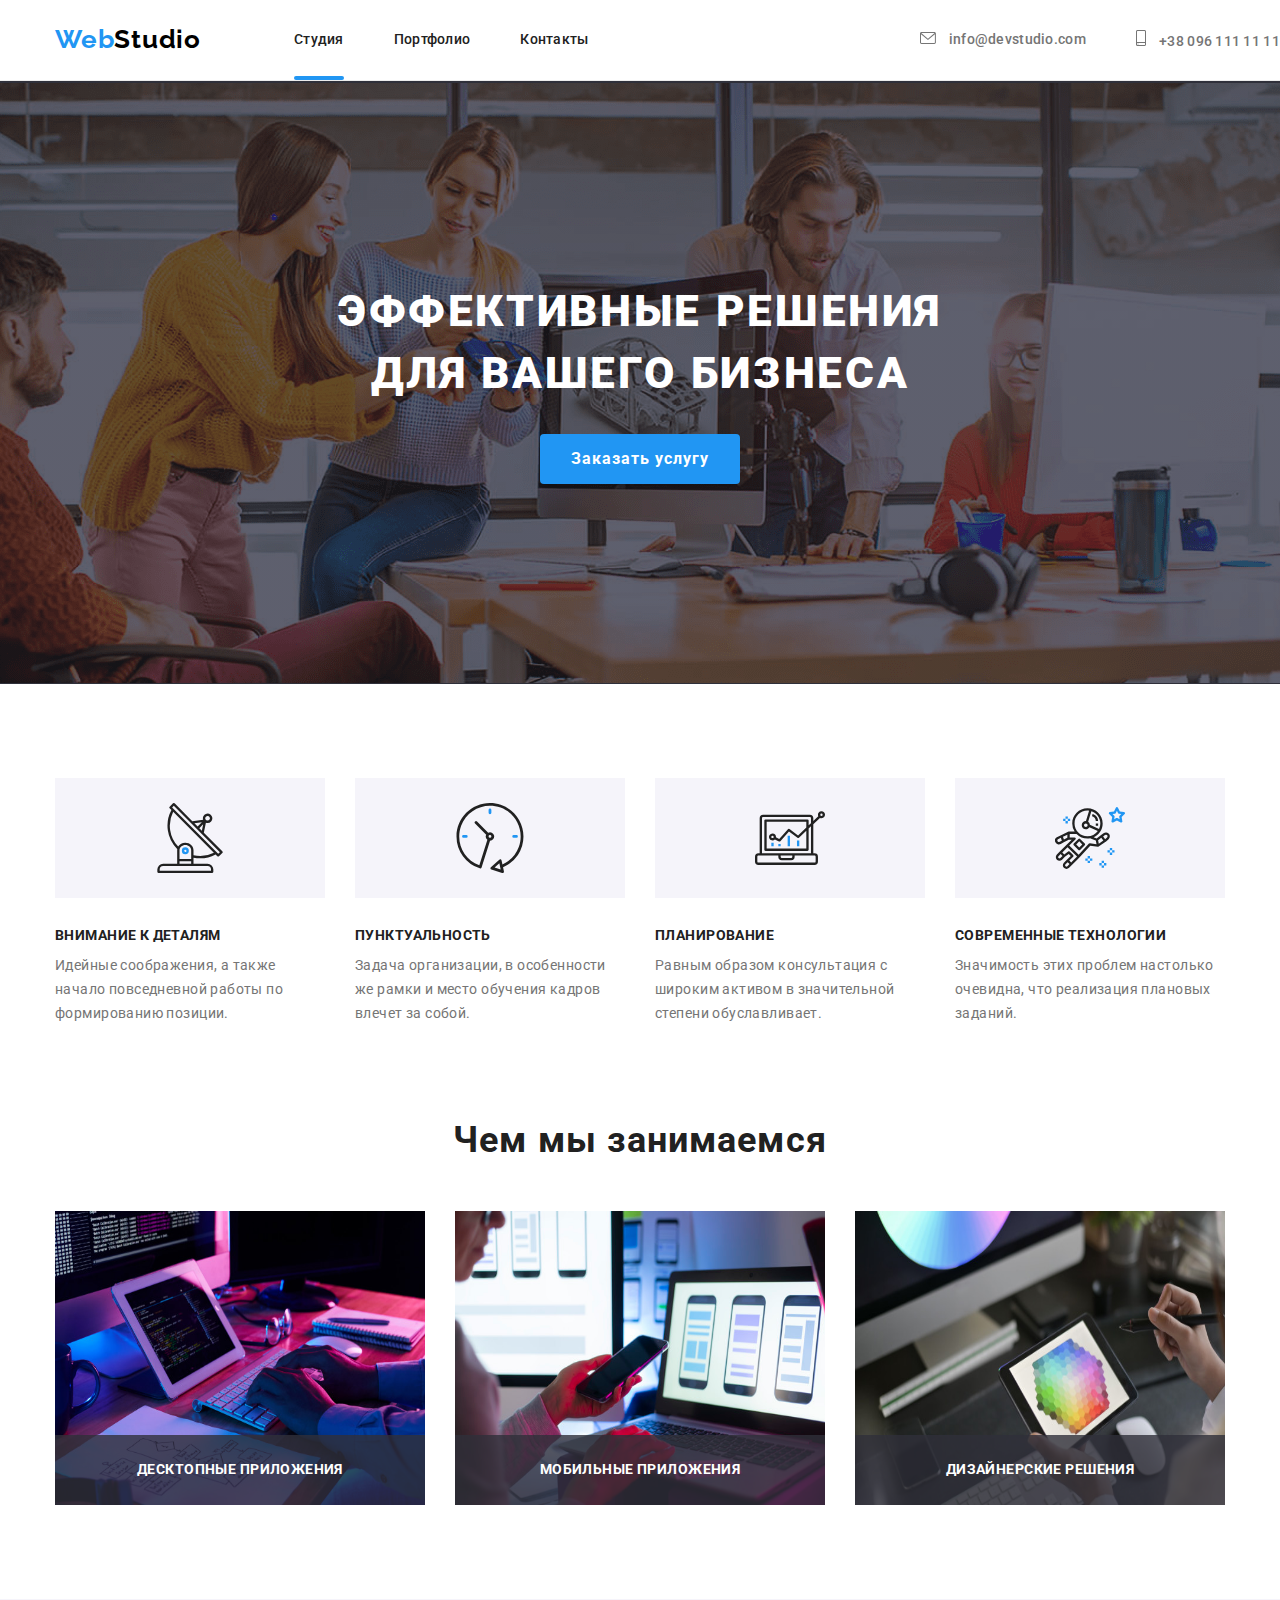
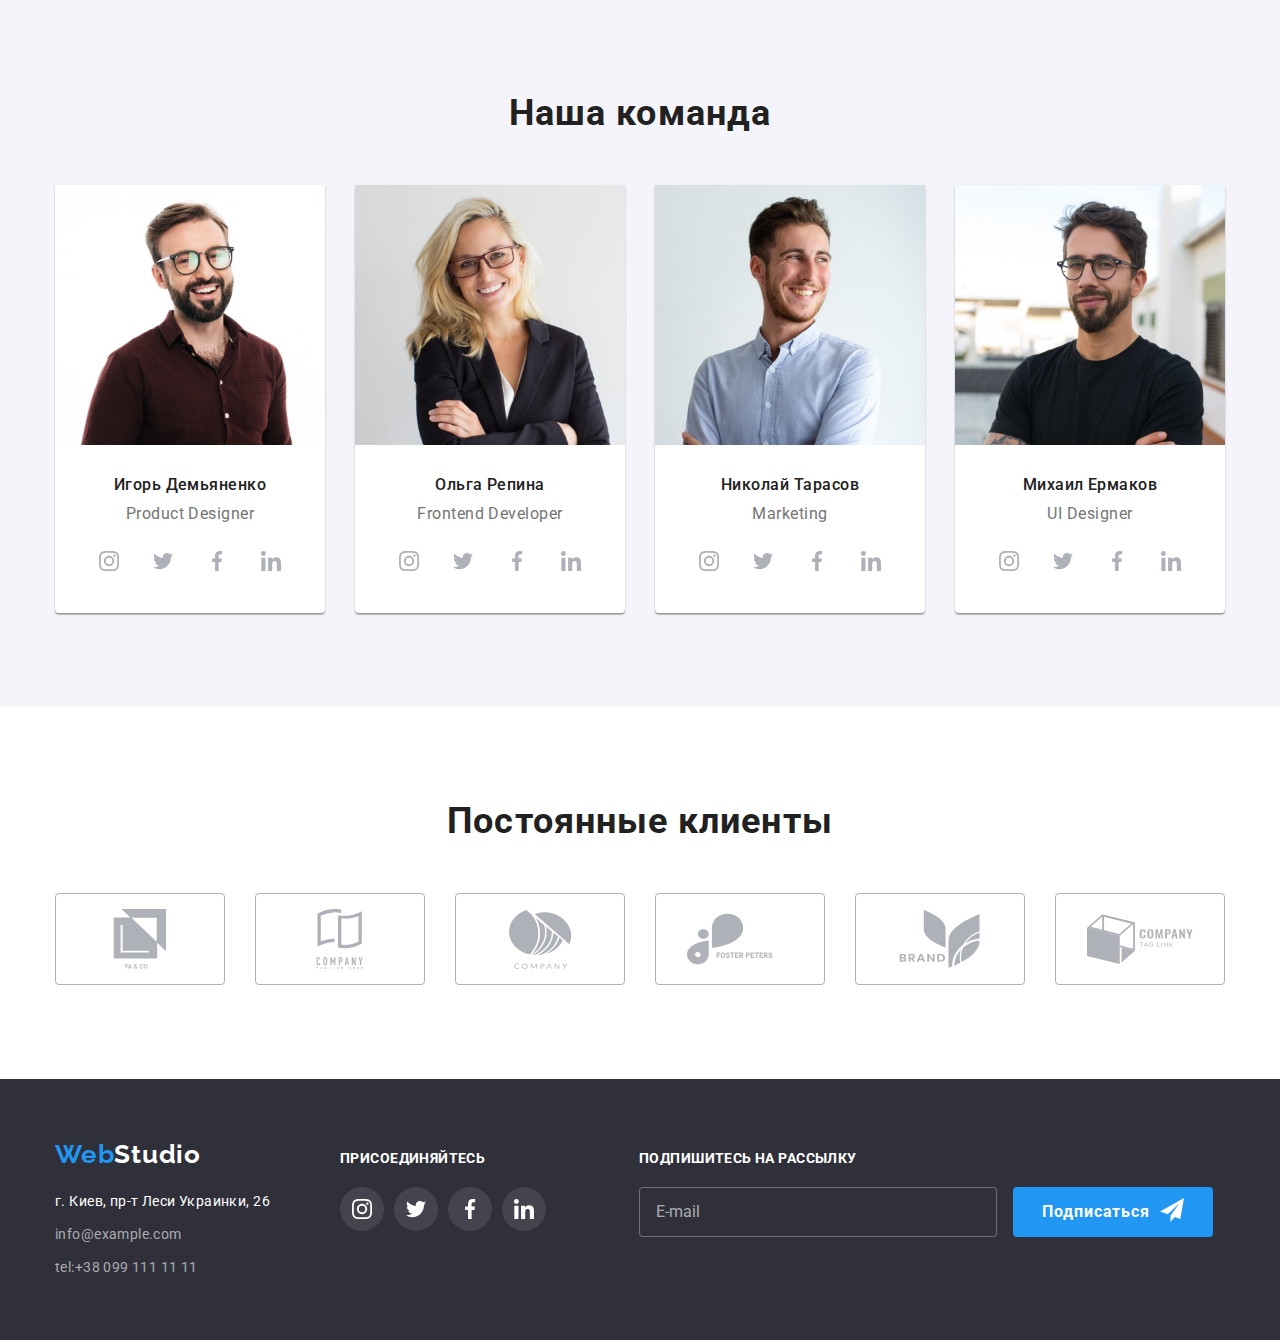
<file: index.html>
<!DOCTYPE html>
<html lang="ru">
  <head>
    <meta charset="UTF-8" />
    <meta http-equiv="X-UA-Compatible" content="IE=edge" />
    <meta name="viewport" content="width=device-width, initial-scale=1.0" />
    <link rel="preconnect" href="https://fonts.googleapis.com" />
    <link rel="preconnect" href="https://fonts.gstatic.com" crossorigin />
    <link
      href="https://fonts.googleapis.com/css2?family=Raleway:wght@700&family=Roboto:wght@400;500;700;900&display=swap"
      rel="stylesheet"
    />
    <link
      rel="stylesheet"
      href="https://cdn.jsdelivr.net/npm/modern-normalize@1.1.0/modern-normalize.min.css"
    />
    <link rel="stylesheet" href="CSS\style.css" />
    <title>WebStudio</title>
  </head>

  <body>
    <!-- Top line -->
    <header class="header">
      <div class="container header_row">
        <a class="logo">Web<span class="studio">Studio</span></a>

        <nav class="nav">
          <ul class="navigation navigation_list">
            <li class="contacts">
              <a class="contacts_link" href="./index.html">Студия</a>
            </li>
            <li class="contacts">
              <a href="portfolio.html">Портфолио</a>
            </li>
            <li class="contacts">
              <a href="">Контакты</a>
            </li>
          </ul>
        </nav>
        <ul class="connection">
          <li class="info">
            <a class="envelope_link" href="mailto:info@devstudio.com">
              <svg class="envelope_icon" width="16" height="12">
                <use href="./image/icons.svg#envelope"></use>
              </svg>
              info@devstudio.com
            </a>
          </li>
          <li class="info">
            <a class="tel_link" href="tel:+380961111111">
              <svg class="tel_icon" width="10" height="16">
                <use href="./image/icons.svg#smartphone"></use>
              </svg>
              +38 096 111 11 11
            </a>
          </li>
        </ul>
      </div>
    </header>

    <!--A cap-->

    <main>
      <section class="business">
        <div class="container">
          <h1>Эффективные решения<br />для вашего бизнеса</h1>
          <button type="button" class="button" data-modal-open>
            Заказать услугу
          </button>
        </div>
      </section>
      <!--Section2-->
      <section class="section">
        <div class="container">
          <h2 class="visuallyhidden">Важный заголовок которого нет</h2>
          <ul class="peculiarities">
            <li class="peculiarities_item">
              <a class="peculiarities_link" href="">
                <svg class="peculiarities_icon" width="70" height="70">
                  <use href="./image/icons.svg#antenna"></use>
                </svg>
              </a>
            </li>
            <li class="peculiarities_item">
              <a class="peculiarities_link" href="">
                <svg class="peculiarities_icon" width="70" height="70">
                  <use href="./image/icons.svg#clock"></use>
                </svg>
              </a>
            </li>
            <li class="peculiarities_item">
              <a class="peculiarities_link" href="">
                <svg class="peculiarities_icon" width="70" height="70">
                  <use href="./image/icons.svg#diagram"></use>
                </svg>
              </a>
            </li>
            <li class="peculiarities_item">
              <a class="peculiarities_link" href="">
                <svg class="peculiarities_icon" width="70" height="70">
                  <use href="./image/icons.svg#astronaut"></use>
                </svg>
              </a>
            </li>
          </ul>
          <ul class="features">
            <li class="features_item">
              <h3 class="features_title">ВНИМАНИЕ К ДЕТАЛЯМ</h3>
              <p class="features_text">
                Идейные соображения, а также начало повседневной работы по
                формированию позиции.
              </p>
            </li>
            <li class="features_item">
              <h3 class="features_title">ПУНКТУАЛЬНОСТЬ</h3>
              <p class="features_text">
                Задача организации, в особенности же рамки и место обучения
                кадров влечет за собой.
              </p>
            </li>
            <li class="features_item">
              <h3 class="features_title">ПЛАНИРОВАНИЕ</h3>
              <p class="features_text">
                Равным образом консультация с широким активом в значительной
                степени обуславливает.
              </p>
            </li>
            <li class="features_item">
              <h3 class="features_title">СОВРЕМЕННЫЕ ТЕХНОЛОГИИ</h3>
              <p class="features_text">
                Значимость этих проблем настолько очевидна, что реализация
                плановых заданий.
              </p>
            </li>
          </ul>
        </div>
      </section>
      <!--Section3-->
      <section class="work_section section">
        <div class="container">
          <h2 class="work_section_title">Чем мы занимаемся</h2>
          <ul class="demonstration">
            <li class="demo">
              <div class="demonstration_picture">
                <img
                  src="image/maket.jpg"
                  alt="создание макета"
                  width="370"
                  height="294"
                />
                <p class="picture_demo">Десктопные приложения</p>
              </div>
            </li>
            <li class="demo">
              <div class="demonstration_picture">
                <img
                  src="image/mobile.jpg"
                  alt="приложения для мобильных устройств"
                  width="370"
                  height="294"
                />
                <p class="picture_demo">Мобильные приложения</p>
              </div>
            </li>
            <li class="demo">
              <div class="demonstration_picture">
                <img
                  src="image/grafica.jpg"
                  alt="графический дизайн"
                  width="370"
                  height="294"
                />
                <p class="picture_demo">Дизайнерские решения</p>
              </div>
            </li>
          </ul>
        </div>
      </section>
      <!--People-->
      <section class="people section">
        <div class="container">
          <h2 class="people_title">Наша команда</h2>
          <ul class="command">
            <li class="command_people">
              <img
                src="image/Игорь_Демьяненко.jpg"
                alt="Игорь Демьяненко"
                width="270"
                height="260"
              />
              <div class="team_wrapper">
                <h3 class="team_title">Игорь Демьяненко</h3>
                <p class="team_text">Product Designer</p>
                <ul class="socials">
                  <li class="socials_item">
                    <a class="socials_link" href="">
                      <svg class="socials_icon" width="20" height="20">
                        <use href="./image/icons.svg#instagram"></use>
                      </svg>
                    </a>
                  </li>
                  <li class="socials_item">
                    <a class="socials_link" href="">
                      <svg class="socials_icon" width="20" height="20">
                        <use href="./image/icons.svg#twitter"></use>
                      </svg>
                    </a>
                  </li>
                  <li class="socials_item">
                    <a class="socials_link" href="">
                      <svg class="socials_icon" width="20" height="20">
                        <use href="./image/icons.svg#facebook"></use>
                      </svg>
                    </a>
                  </li>
                  <li class="socials_item">
                    <a class="socials_link" href="">
                      <svg class="socials_icon" width="20" height="20">
                        <use href="./image/icons.svg#linkedin"></use>
                      </svg>
                    </a>
                  </li>
                </ul>
              </div>
            </li>
            <li class="command_people">
              <img
                src="image/Ольга_Репина.jpg"
                alt="Ольга Репина"
                width="270"
                height="260"
              />
              <div class="team_wrapper">
                <h3 class="team_title">Ольга Репина</h3>
                <p class="team_text">Frontend Developer</p>
                <ul class="socials">
                  <li class="socials_item">
                    <a class="socials_link" href="">
                      <svg class="socials_icon" width="20" height="20">
                        <use href="./image/icons.svg#instagram"></use>
                      </svg>
                    </a>
                  </li>
                  <li class="socials_item">
                    <a class="socials_link" href="">
                      <svg class="socials_icon" width="20" height="20">
                        <use href="./image/icons.svg#twitter"></use>
                      </svg>
                    </a>
                  </li>
                  <li class="socials_item">
                    <a class="socials_link" href="">
                      <svg class="socials_icon" width="20" height="20">
                        <use href="./image/icons.svg#facebook"></use>
                      </svg>
                    </a>
                  </li>
                  <li class="socials_item">
                    <a class="socials_link" href="">
                      <svg class="socials_icon" width="20" height="20">
                        <use href="./image/icons.svg#linkedin"></use>
                      </svg>
                    </a>
                  </li>
                </ul>
              </div>
            </li>
            <li class="command_people">
              <img
                src="image/Николай_Тарасов.jpg"
                alt="Николай Тарасов"
                width="270"
                height="260"
              />
              <div class="team_wrapper">
                <h3 class="team_title">Николай Тарасов</h3>
                <p class="team_text">Marketing</p>
                <ul class="socials">
                  <li class="socials_item">
                    <a class="socials_link" href="">
                      <svg class="socials_icon" width="20" height="20">
                        <use href="./image/icons.svg#instagram"></use>
                      </svg>
                    </a>
                  </li>
                  <li class="socials_item">
                    <a class="socials_link" href="">
                      <svg class="socials_icon" width="20" height="20">
                        <use href="./image/icons.svg#twitter"></use>
                      </svg>
                    </a>
                  </li>
                  <li class="socials_item">
                    <a class="socials_link" href="">
                      <svg class="socials_icon" width="20" height="20">
                        <use href="./image/icons.svg#facebook"></use>
                      </svg>
                    </a>
                  </li>
                  <li class="socials_item">
                    <a class="socials_link" href="">
                      <svg class="socials_icon" width="20" height="20">
                        <use href="./image/icons.svg#linkedin"></use>
                      </svg>
                    </a>
                  </li>
                </ul>
              </div>
            </li>
            <li class="command_people">
              <img
                src="image/Михаил_Ермаков.jpg"
                alt="Михаил Ермаков"
                width="270"
                height="260"
              />
              <div class="team_wrapper">
                <h3 class="team_title">Михаил Ермаков</h3>
                <p class="team_text">UI Designer</p>
                <ul class="socials">
                  <li class="socials_item">
                    <a class="socials_link" href="">
                      <svg class="socials_icon" width="20" height="20">
                        <use href="./image/icons.svg#instagram"></use>
                      </svg>
                    </a>
                  </li>
                  <li class="socials_item">
                    <a class="socials_link" href="">
                      <svg class="socials_icon" width="20" height="20">
                        <use href="./image/icons.svg#twitter"></use>
                      </svg>
                    </a>
                  </li>
                  <li class="socials_item">
                    <a class="socials_link" href="">
                      <svg class="socials_icon" width="20" height="20">
                        <use href="./image/icons.svg#facebook"></use>
                      </svg>
                    </a>
                  </li>
                  <li class="socials_item">
                    <a class="socials_link" href="">
                      <svg class="socials_icon" width="20" height="20">
                        <use href="./image/icons.svg#linkedin"></use>
                      </svg>
                    </a>
                  </li>
                </ul>
              </div>
            </li>
          </ul>
        </div>
      </section>

      <section class="section">
        <h2 class="clients">Постоянные клиенты</h2>
        <ul class="my_clients">
          <li class="clients_item">
            <a class="clients_link" href="">
              <svg class="clients_icon" width="106" height="60">
                <use href="image/icons.svg#one"></use>
              </svg>
            </a>
          </li>
          <li class="clients_item">
            <a class="clients_link" href="">
              <svg class="clients_icon" width="106" height="60">
                <use href="image/icons.svg#two"></use>
              </svg>
            </a>
          </li>
          <li class="clients_item">
            <a class="clients_link" href="">
              <svg class="clients_icon" width="106" height="60">
                <use href="image/icons.svg#three"></use>
              </svg>
            </a>
          </li>
          <li class="clients_item">
            <a class="clients_link" href="">
              <svg class="clients_icon" width="106" height="60">
                <use href="image/icons.svg#four"></use>
              </svg>
            </a>
          </li>
          <li class="clients_item">
            <a class="clients_link" href="">
              <svg class="clients_icon" width="106" height="60">
                <use href="image/icons.svg#five"></use>
              </svg>
            </a>
          </li>
          <li class="clients_item">
            <a class="clients_link" href="">
              <svg class="clients_icon" width="106" height="60">
                <use href="image/icons.svg#six"></use>
              </svg>
            </a>
          </li>
        </ul>
      </section>
    </main>

    <!--Basement-->
    <footer class="footer">
      <div class="container">
        <div class="site_footer_nav">
          <div class="site_footer">
            <a class="footer_logo"
              >Web<span class="footer_studio">Studio</span></a
            >
            <address>
              <ul>
                <li class="address">
                  <a class="avenue" href="">г. Киев, пр-т Леси Украинки, 26</a>
                </li>
                <li class="address">
                  <a class="footer_info" href="mailto:info@example.com"
                    >info@example.com</a
                  >
                </li>
                <li class="address">
                  <a class="footer_info" href="tel:+380991111111"
                    >tel:+38 099 111 11 11</a
                  >
                </li>
              </ul>
            </address>
          </div>
          <div class="site_footer_two">
            <h3 class="join_footer">присоединяйтесь</h3>
            <ul class="join">
              <li class="join_item">
                <a class="join_link" href="">
                  <svg class="join_icon" width="20" height="20">
                    <use href="./image/icons.svg#instagram"></use>
                  </svg>
                </a>
              </li>
              <li class="join_item">
                <a class="join_link" href="">
                  <svg class="join_icon" width="20" height="20">
                    <use href="./image/icons.svg#twitter"></use>
                  </svg>
                </a>
              </li>
              <li class="join_item">
                <a class="join_link" href="">
                  <svg class="join_icon" width="20" height="20">
                    <use href="./image/icons.svg#facebook"></use>
                  </svg>
                </a>
              </li>
              <li class="join_item">
                <a class="join_link" href="">
                  <svg class="join_icon" width="20" height="20">
                    <use href="./image/icons.svg#linkedin"></use>
                  </svg>
                </a>
              </li>
            </ul>
          </div>
          <div class="site_lab">
            <h3 class="site_link">Подпишитесь на рассылку</h3>
            <form class="contacts_form">
              <label>
                <input
                  type="email"
                  class="footer_placeholder"
                  placeholder="E-mail"
                  required
                />
                <button type="submit" class="footer_btn">
                  <div class="btn_flex">
                    <span class="footer_title">Подписаться</span>
                    <span>
                      <svg width="24" height="24">
                        <use href="./image/icons.svg#icon-icon-send"></use>
                      </svg>
                    </span>
                  </div>
                </button>
              </label>
            </form>
          </div>
        </div>
      </div>
    </footer>

    <!--modal window-->

    <div class="backdrop is-hidden" data-modal>
      <div class="modal_wrapper">
        <button class="modal_btn" type="button" data-modal-close>
          <svg class="modal_button" width="18px" height="18px">
            <use href="./image/icons.svg#icon-close-black-18dp-2-1"></use>
          </svg>
        </button>
        <b class="modal_headline">Оставьте свои данные, мы вам перезвоним</b>
        <form class="modal_form">
          <label class="for_input_box">
            Имя
            <input type="text" name="user_name" class="for_input" required />
            <svg class="icon-person" width="18" height="18">
              <use href="./image/icons.svg#icon-person"></use>
            </svg>
          </label>
          <label class="for_input_box">
            Телефон
            <input
              type="tel"
              class="for_input"
              pattern="[0-9] {10}"
              title="095 57 00 713"
              required
            />
            <svg class="icon-person" width="18" height="18">
              <use href="./image/icons.svg#icon-isphone"></use>
            </svg>
          </label>
          <label class="for_input_box">
            Почта
            <input type="email" class="for_input" />
            <svg class="icon-person" width="18" height="18">
              <use href="./image/icons.svg#icon-emailblack"></use>
            </svg>
          </label>
          <label class="for_input_box">
            Комментарий
            <textarea
              name=""
              id=""
              class="for_input_textarea for_input"
              placeholder="Введите текст"
            ></textarea>
          </label>
          <div class="checkbox_icon">
            <input type="checkbox" class="policy_checkbox" id="policy_check" />
            <label
              class="label_checkbox"
              for="policy_check"
              id="checkbox_label"
            >
              <span class="icon-check">
                <svg width="16" height="15">
                  <use href="./image/icons.svg#icon-check"></use>
                </svg>
              </span>
              Соглашаюсь с рассылкой и принимаю
              <a class="checkbox_title" href="">Условия договора</a>
            </label>
          </div>
          <button type="submit" class="for_input_btn">Отправить</button>
        </form>
      </div>
    </div>

    <script src="./js/modal.js"></script>
  </body>
</html>
</file>
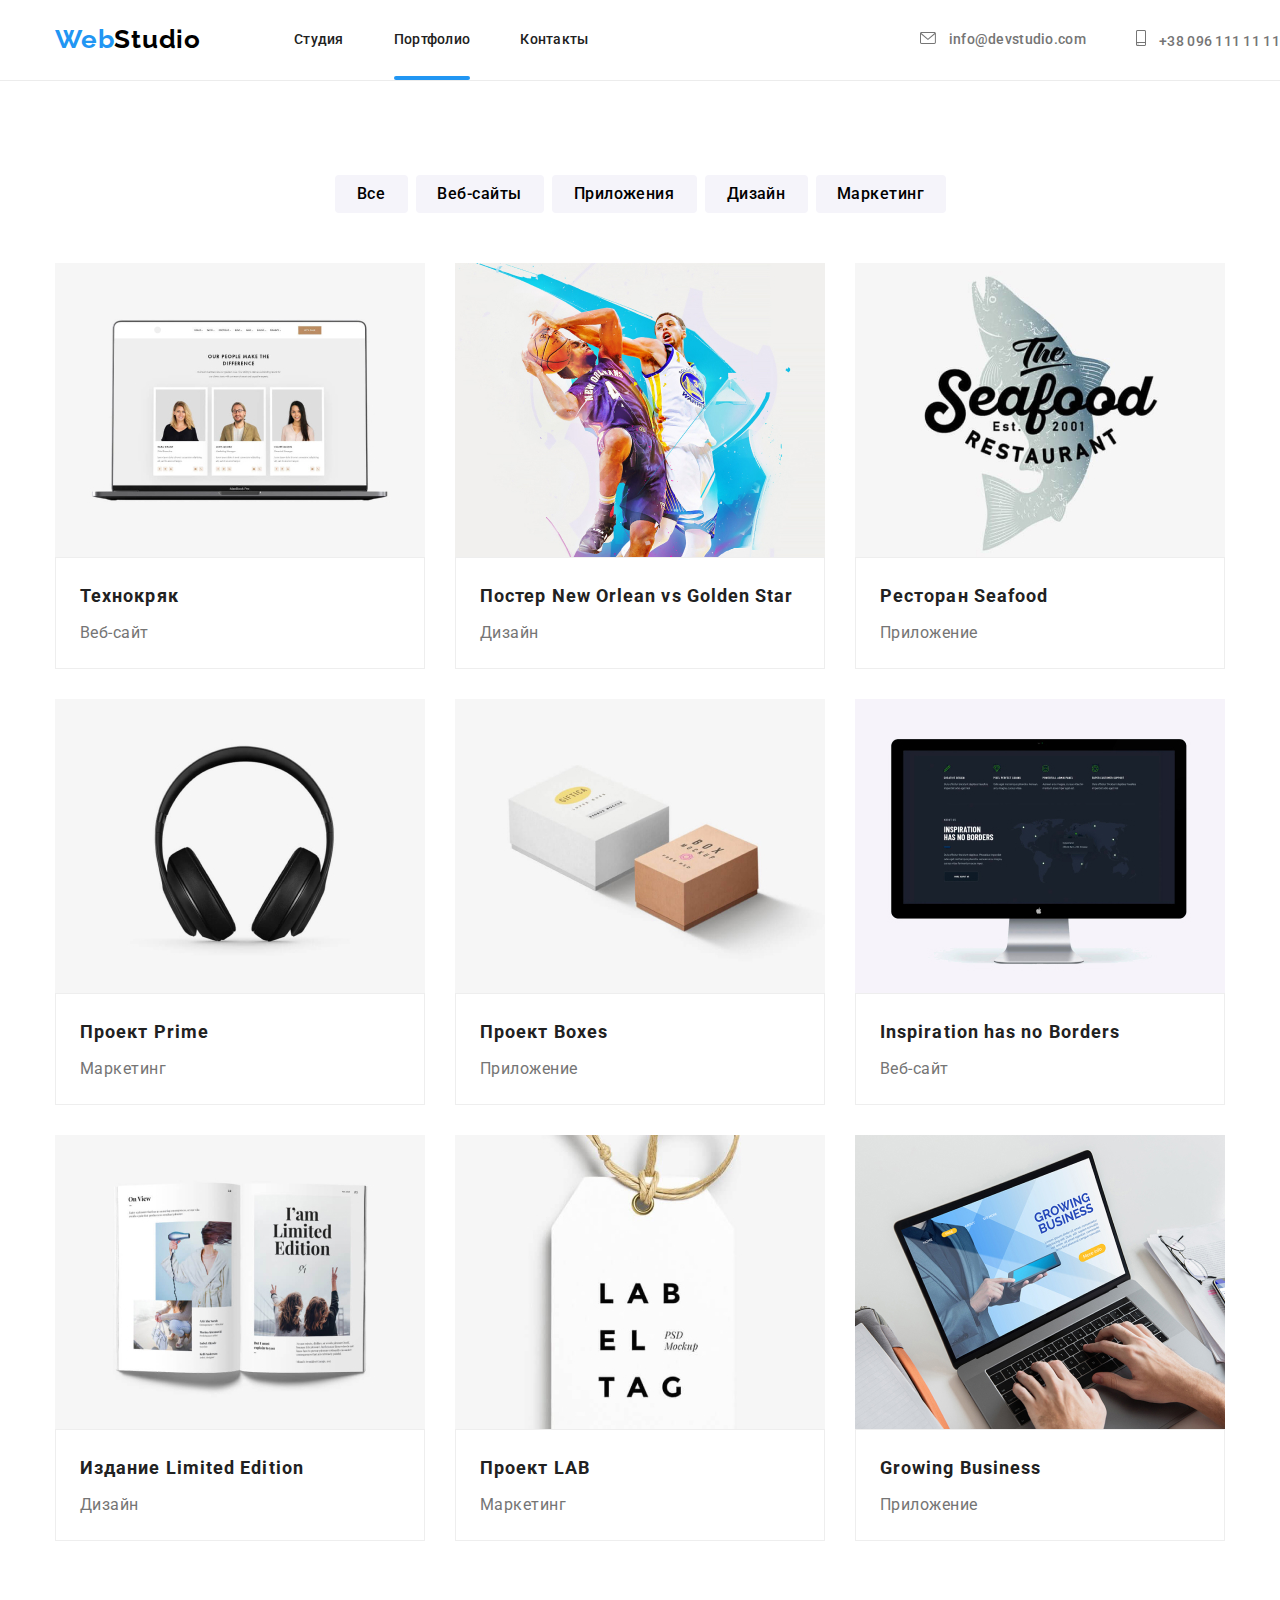
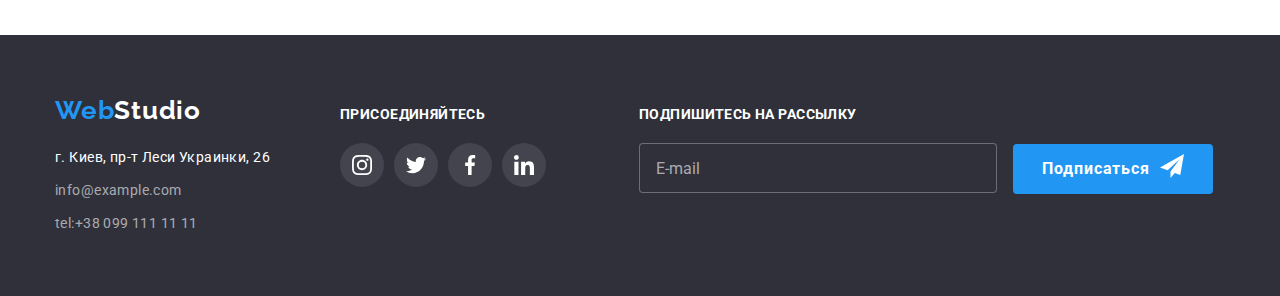
<file: portfolio.html>
<!DOCTYPE html>
<html lang="ru">
  <head>
    <meta charset="UTF-8" />
    <meta http-equiv="X-UA-Compatible" content="IE=edge" />
    <meta name="viewport" content="width=device-width, initial-scale=1.0" />
    <link rel="preconnect" href="https://fonts.googleapis.com" />
    <link rel="preconnect" href="https://fonts.gstatic.com" crossorigin />
    <link
      href="https://fonts.googleapis.com/css2?family=Raleway:wght@700&family=Roboto:wght@400;500;700;900&display=swap"
      rel="stylesheet"
    />
    <link
      rel="stylesheet"
      href="https://cdn.jsdelivr.net/npm/modern-normalize@1.1.0/modern-normalize.min.css"
    />
    <link rel="stylesheet" href="CSS\style.css" />
    <title>Portfolio</title>
  </head>

  <body>
    <!-- Top line -->
    <header class="header">
      <div class="container header_row">
        <a class="logo">Web<span class="studio">Studio</span></a>

        <nav class="nav">
          <ul class="navigation navigation_list">
            <li class="contacts">
              <a href="./index.html">Студия</a>
            </li>
            <li class="contacts">
              <a class="contacts_link" href="portfolio.html">Портфолио</a>
            </li>
            <li class="contacts">
              <a href="">Контакты</a>
            </li>
          </ul>
        </nav>
        <ul class="connection">
          <li class="info">
            <a class="envelope_link" href="mailto:info@devstudio.com">
              <svg class="envelope_icon" width="16" height="12">
                <use href="./image/icons.svg#envelope"></use>
              </svg>
              info@devstudio.com
            </a>
          </li>
          <li class="info">
            <a class="tel_link" href="tel:+380961111111">
              <svg class="tel_icon" width="10" height="16">
                <use href="./image/icons.svg#smartphone"></use>
              </svg>
              +38 096 111 11 11
            </a>
          </li>
        </ul>
      </div>
    </header>

    <main>
      <section class="section">
        <div class="container">
          <h2 class="visuallyhidden">Важный заголовок которого нет</h2>
          <ul class="btn_container">
            <li class="more_button">
              <button type="button" class="button_portfolio all">Все</button>
            </li>
            <li class="more_button">
              <button type="button" class="button_portfolio web_sites">
                Веб-сайты
              </button>
            </li>
            <li class="more_button">
              <button type="button" class="button_portfolio applications">
                Приложения
              </button>
            </li>
            <li class="more_button">
              <button type="button" class="button_portfolio design">
                Дизайн
              </button>
            </li>
            <li class="more_button">
              <button type="" class="button_portfolio marketing">
                Маркетинг
              </button>
            </li>
          </ul>

          <ul class="project_image">
            <li class="project_i">
              <div class="thumb">
                <img
                  src="./image/technocrack.jpg"
                  alt="Технокряк"
                  width="370"
                  height="294"
                />
                <p class="thumb_text">
                  Ресурс предлагает комплексные предложения с разным уровнем
                  функционала и сервисов. Все это позволит посетителю получить
                  исчерпывающие сведения<br />о компании или частном лице.
                </p>
              </div>
              <div class="brd_i">
                <h3 class="description">Технокряк</h3>
                <p class="description_text">Веб-сайт</p>
              </div>
            </li>
            <li class="project_i">
              <div class="thumb">
                <img
                  src="./image/design.jpg"
                  alt="Постер New Orlean vs Golden Star"
                  width="370"
                  height="294"
                />
                <p class="thumb_text">
                  Ресурс предлагает комплексные предложения с разным уровнем
                  функционала и сервисов. Все это позволит посетителю получить
                  исчерпывающие сведения<br />о компании или частном лице.
                </p>
              </div>

              <div class="brd_i">
                <h3 class="description">Постер New Orlean vs Golden Star</h3>
                <p class="description_text">Дизайн</p>
              </div>
            </li>
            <li class="project_i">
              <div class="thumb">
                <img
                  src="./image/restaurant.jpg"
                  alt="Ресторан Seafood"
                  width="370"
                  height="294"
                />
                <p class="thumb_text">
                  Ресурс предлагает комплексные предложения с разным уровнем
                  функционала и сервисов. Все это позволит посетителю получить
                  исчерпывающие сведения<br />о компании или частном лице.
                </p>
              </div>

              <div class="brd_i">
                <h3 class="description">Ресторан Seafood</h3>
                <p class="description_text">Приложение</p>
              </div>
            </li>
            <li class="project_i">
              <div class="thumb">
                <img
                  src="./image/prime.jpg"
                  alt="Проект Prime"
                  width="370"
                  height="294"
                />
                <p class="thumb_text">
                  Ресурс предлагает комплексные предложения с разным уровнем
                  функционала и сервисов. Все это позволит посетителю получить
                  исчерпывающие сведения<br />о компании или частном лице.
                </p>
              </div>

              <div class="brd_i">
                <h3 class="description">Проект Prime</h3>
                <p class="description_text">Маркетинг</p>
              </div>
            </li>
            <li class="project_i">
              <div class="thumb">
                <img
                  src="./image/boxes.jpg"
                  alt="Проект Boxes"
                  width="370"
                  height="294"
                />
                <p class="thumb_text">
                  Ресурс предлагает комплексные предложения с разным уровнем
                  функционала и сервисов. Все это позволит посетителю получить
                  исчерпывающие сведения<br />о компании или частном лице.
                </p>
              </div>

              <div class="brd_i">
                <h3 class="description">Проект Boxes</h3>
                <p class="description_text">Приложение</p>
              </div>
            </li>
            <li class="project_i">
              <div class="thumb">
                <img
                  src="./image/inspiration.jpg"
                  alt="Inspiration has no Borders"
                  width="370"
                  height="294"
                />
                <p class="thumb_text">
                  Ресурс предлагает комплексные предложения с разным уровнем
                  функционала и сервисов. Все это позволит посетителю получить
                  исчерпывающие сведения<br />о компании или частном лице.
                </p>
              </div>

              <div class="brd_i">
                <h3 class="description">Inspiration has no Borders</h3>
                <p class="description_text">Веб-сайт</p>
              </div>
            </li>
            <li class="project_i">
              <div class="thumb">
                <img
                  src="./image/limited_edition.jpg"
                  alt="Издание Limited Edition"
                  width="370"
                  height="294"
                />
                <p class="thumb_text">
                  Ресурс предлагает комплексные предложения с разным уровнем
                  функционала и сервисов. Все это позволит посетителю получить
                  исчерпывающие сведения<br />о компании или частном лице.
                </p>
              </div>

              <div class="brd_i">
                <h3 class="description">Издание Limited Edition</h3>
                <p class="description_text">Дизайн</p>
              </div>
            </li>
            <li class="project_i">
              <div class="thumb">
                <img
                  src="./image/lab.jpg"
                  alt="Проект LAB"
                  width="370"
                  height="294"
                />
                <p class="thumb_text">
                  Ресурс предлагает комплексные предложения с разным уровнем
                  функционала и сервисов. Все это позволит посетителю получить
                  исчерпывающие сведения<br />о компании или частном лице.
                </p>
              </div>

              <div class="brd_i">
                <h3 class="description">Проект LAB</h3>
                <p class="description_text">Маркетинг</p>
              </div>
            </li>
            <li class="project_i">
              <div class="thumb">
                <img
                  src="./image/growing_business.jpg"
                  alt="Growing Business"
                  width="370"
                  height="294"
                />
                <p class="thumb_text">
                  Ресурс предлагает комплексные предложения с разным уровнем
                  функционала и сервисов. Все это позволит посетителю получить
                  исчерпывающие сведения<br />о компании или частном лице.
                </p>
              </div>

              <div class="brd_i">
                <h3 class="description">Growing Business</h3>
                <p class="description_text">Приложение</p>
              </div>
            </li>
          </ul>
        </div>
      </section>
    </main>
    <!--Basement-->
    <footer class="footer">
      <div class="container">
        <div class="site_footer_nav">
          <div class="site_footer">
            <a class="footer_logo"
              >Web<span class="footer_studio">Studio</span></a
            >
            <address>
              <ul>
                <li class="address">
                  <a class="avenue" href="">г. Киев, пр-т Леси Украинки, 26</a>
                </li>
                <li class="address">
                  <a class="footer_info" href="mailto:info@example.com"
                    >info@example.com</a
                  >
                </li>
                <li class="address">
                  <a class="footer_info" href="tel:+380991111111"
                    >tel:+38 099 111 11 11</a
                  >
                </li>
              </ul>
            </address>
          </div>
          <div class="site_footer_two">
            <h3 class="join_footer">присоединяйтесь</h3>
            <ul class="join">
              <li class="join_item">
                <a class="join_link" href="">
                  <svg class="join_icon" width="20" height="20">
                    <use href="./image/icons.svg#instagram"></use>
                  </svg>
                </a>
              </li>
              <li class="join_item">
                <a class="join_link" href="">
                  <svg class="join_icon" width="20" height="20">
                    <use href="./image/icons.svg#twitter"></use>
                  </svg>
                </a>
              </li>
              <li class="join_item">
                <a class="join_link" href="">
                  <svg class="join_icon" width="20" height="20">
                    <use href="./image/icons.svg#facebook"></use>
                  </svg>
                </a>
              </li>
              <li class="join_item">
                <a class="join_link" href="">
                  <svg class="join_icon" width="20" height="20">
                    <use href="./image/icons.svg#linkedin"></use>
                  </svg>
                </a>
              </li>
            </ul>
          </div>
          <div class="site_lab">
            <h3 class="site_link">Подпишитесь на рассылку</h3>
            <form class="contacts_form">
              <label>
                <input
                  type="email"
                  name="email"
                  class="footer_placeholder"
                  placeholder="E-mail"
                  required
                />
                <button type="submit" class="footer_btn">
                  <div class="btn_flex">
                    <span class="footer_title">Подписаться</span>
                    <span>
                      <svg width="24" height="24">
                        <use href="./image/icons.svg#icon-icon-send"></use>
                      </svg>
                    </span>
                  </div>
                </button>
              </label>
            </form>
          </div>
        </div>
      </div>
    </footer>
  </body>
</html>
</file>
